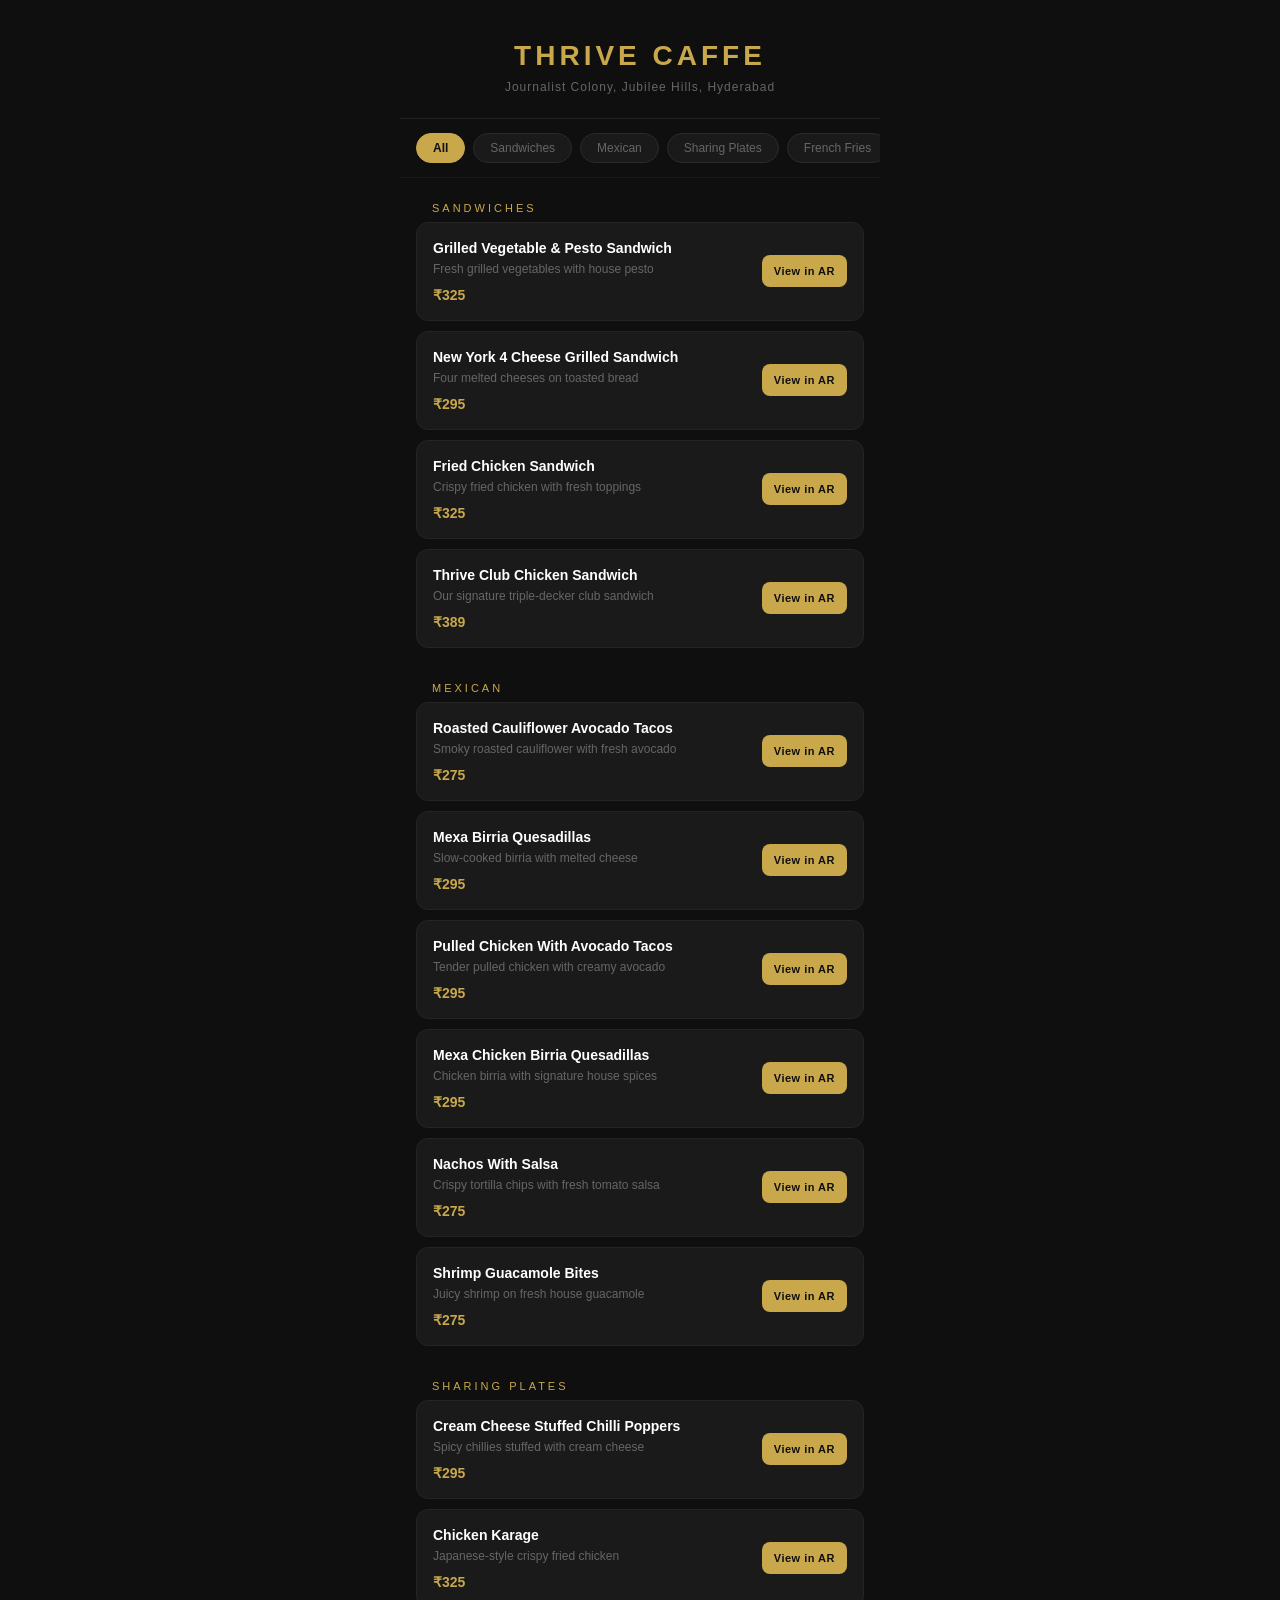
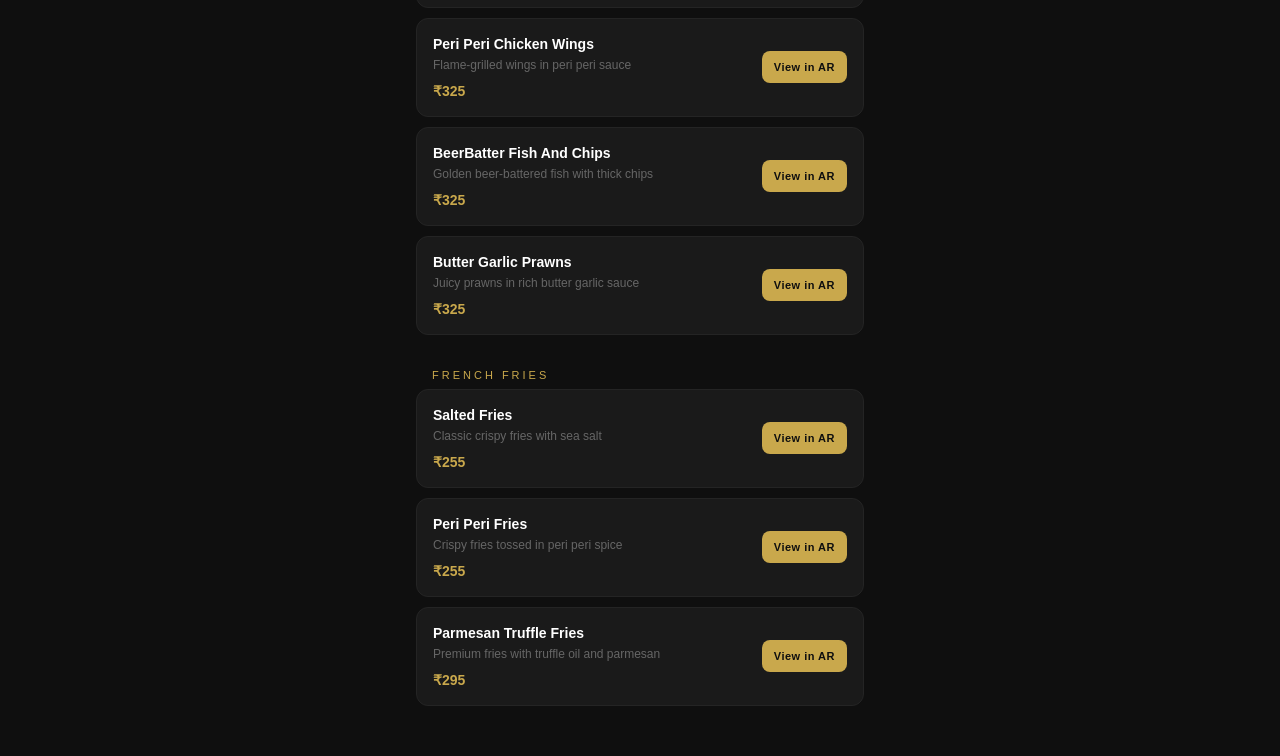
<file: index.html>
<!DOCTYPE html>
<html lang="en">
<head>
  <meta charset="UTF-8">
  <meta name="viewport" content="width=device-width, initial-scale=1.0">
  <title>Thrive Caffe</title>
  <link rel="stylesheet" href="css/style.css">
</head>
<body>

  <header>
    <h1>THRIVE CAFFE</h1>
    <p class="tagline">Journalist Colony, Jubilee Hills, Hyderabad</p>
  </header>

  <nav>
    <button class="cat-btn active" onclick="showCategory('all', this)">All</button>
    <button class="cat-btn" onclick="showCategory('sandwiches', this)">Sandwiches</button>
    <button class="cat-btn" onclick="showCategory('mexican', this)">Mexican</button>
    <button class="cat-btn" onclick="showCategory('sharing', this)">Sharing Plates</button>
    <button class="cat-btn" onclick="showCategory('fries', this)">French Fries</button>
  </nav>

  <main>

    <!-- SANDWICHES -->
    <p class="section-title">Sandwiches</p>

    <div class="dish-card" data-category="sandwiches">
      <div class="dish-info">
        <h3>Grilled Vegetable & Pesto Sandwich</h3>
        <p>Fresh grilled vegetables with house pesto</p>
        <span class="price">₹325</span>
      </div>
      <button class="ar-btn" onclick="openAR('grilled-veg-sandwich')">View in AR</button>
    </div>

    <div class="dish-card" data-category="sandwiches">
      <div class="dish-info">
        <h3>New York 4 Cheese Grilled Sandwich</h3>
        <p>Four melted cheeses on toasted bread</p>
        <span class="price">₹295</span>
      </div>
      <button class="ar-btn" onclick="openAR('cheese-sandwich')">View in AR</button>
    </div>

    <div class="dish-card" data-category="sandwiches">
      <div class="dish-info">
        <h3>Fried Chicken Sandwich</h3>
        <p>Crispy fried chicken with fresh toppings</p>
        <span class="price">₹325</span>
      </div>
      <button class="ar-btn" onclick="openAR('fried-chicken-sandwich')">View in AR</button>
    </div>

    <div class="dish-card" data-category="sandwiches">
      <div class="dish-info">
        <h3>Thrive Club Chicken Sandwich</h3>
        <p>Our signature triple-decker club sandwich</p>
        <span class="price">₹389</span>
      </div>
      <button class="ar-btn" onclick="openAR('club-sandwich')">View in AR</button>
    </div>

    <!-- MEXICAN -->
    <p class="section-title">Mexican</p>

    <div class="dish-card" data-category="mexican">
      <div class="dish-info">
        <h3>Roasted Cauliflower Avocado Tacos</h3>
        <p>Smoky roasted cauliflower with fresh avocado</p>
        <span class="price">₹275</span>
      </div>
      <button class="ar-btn" onclick="openAR('cauliflower-tacos')">View in AR</button>
    </div>

    <div class="dish-card" data-category="mexican">
      <div class="dish-info">
        <h3>Mexa Birria Quesadillas</h3>
        <p>Slow-cooked birria with melted cheese</p>
        <span class="price">₹295</span>
      </div>
      <button class="ar-btn" onclick="openAR('birria-quesadillas')">View in AR</button>
    </div>

    <div class="dish-card" data-category="mexican">
      <div class="dish-info">
        <h3>Pulled Chicken With Avocado Tacos</h3>
        <p>Tender pulled chicken with creamy avocado</p>
        <span class="price">₹295</span>
      </div>
      <button class="ar-btn" onclick="openAR('pulled-chicken-tacos')">View in AR</button>
    </div>

    <div class="dish-card" data-category="mexican">
      <div class="dish-info">
        <h3>Mexa Chicken Birria Quesadillas</h3>
        <p>Chicken birria with signature house spices</p>
        <span class="price">₹295</span>
      </div>
      <button class="ar-btn" onclick="openAR('chicken-birria-quesadillas')">View in AR</button>
    </div>

    <div class="dish-card" data-category="mexican">
      <div class="dish-info">
        <h3>Nachos With Salsa</h3>
        <p>Crispy tortilla chips with fresh tomato salsa</p>
        <span class="price">₹275</span>
      </div>
      <button class="ar-btn" onclick="openAR('nachos')">View in AR</button>
    </div>

    <div class="dish-card" data-category="mexican">
      <div class="dish-info">
        <h3>Shrimp Guacamole Bites</h3>
        <p>Juicy shrimp on fresh house guacamole</p>
        <span class="price">₹275</span>
      </div>
      <button class="ar-btn" onclick="openAR('shrimp-guacamole')">View in AR</button>
    </div>

    <!-- SHARING PLATES -->
    <p class="section-title">Sharing Plates</p>

    <div class="dish-card" data-category="sharing">
      <div class="dish-info">
        <h3>Cream Cheese Stuffed Chilli Poppers</h3>
        <p>Spicy chillies stuffed with cream cheese</p>
        <span class="price">₹295</span>
      </div>
      <button class="ar-btn" onclick="openAR('chilli-poppers')">View in AR</button>
    </div>

    <div class="dish-card" data-category="sharing">
      <div class="dish-info">
        <h3>Chicken Karage</h3>
        <p>Japanese-style crispy fried chicken</p>
        <span class="price">₹325</span>
      </div>
      <button class="ar-btn" onclick="openAR('chicken-karage')">View in AR</button>
    </div>

    <div class="dish-card" data-category="sharing">
      <div class="dish-info">
        <h3>Peri Peri Chicken Wings</h3>
        <p>Flame-grilled wings in peri peri sauce</p>
        <span class="price">₹325</span>
      </div>
      <button class="ar-btn" onclick="openAR('peri-peri-wings')">View in AR</button>
    </div>

    <div class="dish-card" data-category="sharing">
      <div class="dish-info">
        <h3>BeerBatter Fish And Chips</h3>
        <p>Golden beer-battered fish with thick chips</p>
        <span class="price">₹325</span>
      </div>
      <button class="ar-btn" onclick="openAR('fish-and-chips')">View in AR</button>
    </div>

    <div class="dish-card" data-category="sharing">
      <div class="dish-info">
        <h3>Butter Garlic Prawns</h3>
        <p>Juicy prawns in rich butter garlic sauce</p>
        <span class="price">₹325</span>
      </div>
      <button class="ar-btn" onclick="openAR('butter-prawns')">View in AR</button>
    </div>

    <!-- FRENCH FRIES -->
    <p class="section-title">French Fries</p>

    <div class="dish-card" data-category="fries">
      <div class="dish-info">
        <h3>Salted Fries</h3>
        <p>Classic crispy fries with sea salt</p>
        <span class="price">₹255</span>
      </div>
      <button class="ar-btn" onclick="openAR('salted-fries')">View in AR</button>
    </div>

    <div class="dish-card" data-category="fries">
      <div class="dish-info">
        <h3>Peri Peri Fries</h3>
        <p>Crispy fries tossed in peri peri spice</p>
        <span class="price">₹255</span>
      </div>
      <button class="ar-btn" onclick="openAR('peri-peri-fries')">View in AR</button>
    </div>

    <div class="dish-card" data-category="fries">
      <div class="dish-info">
        <h3>Parmesan Truffle Fries</h3>
        <p>Premium fries with truffle oil and parmesan</p>
        <span class="price">₹295</span>
      </div>
      <button class="ar-btn" onclick="openAR('truffle-fries')">View in AR</button>
    </div>

  </main>

  <script src="script.js"></script>
</body>
</html>
</file>
<file: css/style.css>
* {
  margin: 0;
  padding: 0;
  box-sizing: border-box;
}

body {
  background-color: #0f0f0f;
  color: #ffffff;
  font-family: Arial, sans-serif;
  max-width: 480px;
  margin: 0 auto;
  padding-bottom: 40px;
}

header {
  text-align: center;
  padding: 40px 20px 24px;
  border-bottom: 1px solid #222;
}

h1 {
  color: #c9a84c;
  font-size: 28px;
  letter-spacing: 4px;
}

.tagline {
  color: #666;
  font-size: 12px;
  margin-top: 8px;
  letter-spacing: 1px;
}

nav {
  display: flex;
  gap: 8px;
  padding: 14px 16px;
  overflow-x: auto;
  border-bottom: 1px solid #1a1a1a;
}

nav::-webkit-scrollbar {
  display: none;
}

.cat-btn {
  background: #1a1a1a;
  color: #666;
  border: 1px solid #2a2a2a;
  padding: 7px 16px;
  border-radius: 20px;
  font-size: 12px;
  cursor: pointer;
  white-space: nowrap;
  transition: all 0.2s;
}

.cat-btn.active {
  background: #c9a84c;
  color: #0f0f0f;
  border-color: #c9a84c;
  font-weight: bold;
}

.section-title {
  color: #c9a84c;
  font-size: 11px;
  letter-spacing: 3px;
  text-transform: uppercase;
  padding: 24px 16px 8px;
}

main {
  padding: 0 16px;
}

.dish-card {
  background: #1a1a1a;
  border: 1px solid #242424;
  border-radius: 12px;
  padding: 16px;
  margin-bottom: 10px;
  display: flex;
  justify-content: space-between;
  align-items: center;
  gap: 12px;
}

.dish-info h3 {
  font-size: 14px;
  font-weight: 600;
  margin-bottom: 4px;
  line-height: 1.3;
}

.dish-info p {
  color: #666;
  font-size: 12px;
  margin-bottom: 8px;
  line-height: 1.4;
}

.price {
  color: #c9a84c;
  font-size: 14px;
  font-weight: bold;
}

.ar-btn {
  background: #c9a84c;
  color: #0f0f0f;
  border: none;
  padding: 10px 12px;
  border-radius: 8px;
  font-size: 11px;
  font-weight: bold;
  cursor: pointer;
  white-space: nowrap;
  flex-shrink: 0;
  letter-spacing: 0.5px;
}

.ar-btn:active {
  opacity: 0.7;
  transform: scale(0.97);
}

.hidden {
  display: none;
}

.section-title.hidden {
  display: none;
}
</file>
